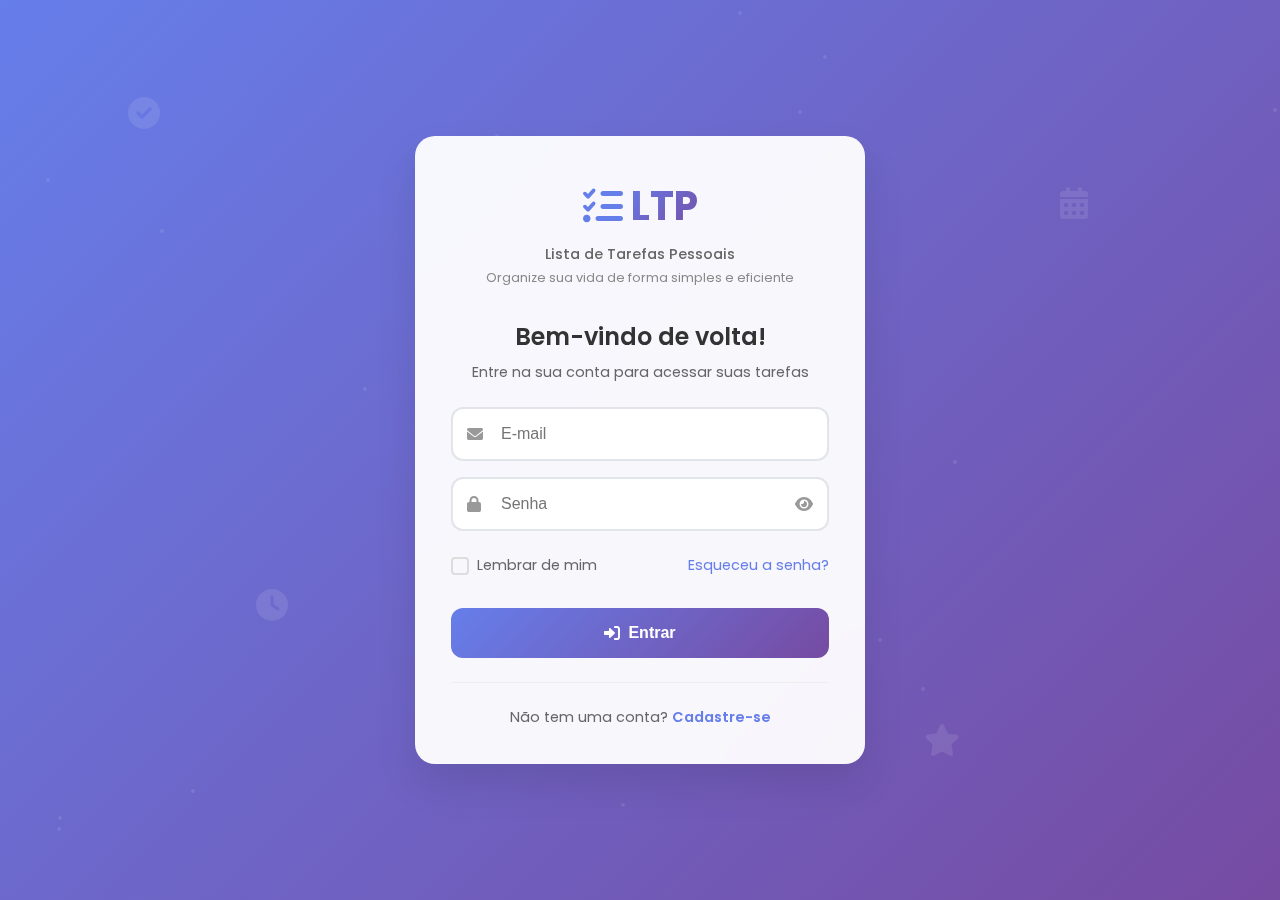
<file: index.html>
<!DOCTYPE html>
<html lang="pt-BR">
<head>
    <meta charset="UTF-8">
    <meta name="viewport" content="width=device-width, initial-scale=1.0">
    <title>LTP - Lista de Tarefas Pessoais</title>
    <link rel="stylesheet" href="assets/css/auth.css">
    <link href="https://cdnjs.cloudflare.com/ajax/libs/font-awesome/6.0.0/css/all.min.css" rel="stylesheet">
    <link href="https://fonts.googleapis.com/css2?family=Poppins:wght@300;400;500;600;700&display=swap" rel="stylesheet">
</head>
<body>
    <div class="container">
        <div class="auth-container">
            <!-- Logo Section -->
            <div class="logo-section">
                <div class="logo">
                    <i class="fas fa-tasks"></i>
                    <h1>LTP</h1>
                </div>
                <p class="tagline">Lista de Tarefas Pessoais</p>
                <p class="subtitle">Organize sua vida de forma simples e eficiente</p>
            </div>

            <!-- Login Form -->
            <div class="form-container" id="loginForm">
                <div class="form-header">
                    <h2>Bem-vindo de volta!</h2>
                    <p>Entre na sua conta para acessar suas tarefas</p>
                </div>
                
                <form class="auth-form">
                    <div class="input-group">
                        <i class="fas fa-envelope"></i>
                        <input type="email" placeholder="E-mail" required id="loginEmail">
                    </div>
                    
                    <div class="input-group">
                        <i class="fas fa-lock"></i>
                        <input type="password" placeholder="Senha" required id="loginPassword">
                        <i class="fas fa-eye toggle-password"></i>
                    </div>
                    
                    <div class="form-options">
                        <label class="remember-me">
                            <input type="checkbox">
                            <span class="checkmark"></span>
                            Lembrar de mim
                        </label>
                        <a href="#" class="forgot-password">Esqueceu a senha?</a>
                    </div>
                    
                    <button type="submit" class="btn-primary">
                        <i class="fas fa-sign-in-alt"></i>
                        Entrar
                    </button>
                </form>
                
                <div class="form-switch">
                    <p>Não tem uma conta? <a href="#" id="showRegister">Cadastre-se</a></p>
                </div>
            </div>

            <!-- Register Form -->
            <div class="form-container hidden" id="registerForm">
                <div class="form-header">
                    <h2>Crie sua conta</h2>
                    <p>Comece a organizar suas tarefas hoje mesmo</p>
                </div>
                
                <form class="auth-form">
                    <div class="input-group">
                        <i class="fas fa-user"></i>
                        <input type="text" placeholder="Nome completo" required id="registerName">
                    </div>
                    
                    <div class="input-group">
                        <i class="fas fa-envelope"></i>
                        <input type="email" placeholder="E-mail" required id="registerEmail">
                    </div>
                    
                    <div class="input-group">
                        <i class="fas fa-lock"></i>
                        <input type="password" placeholder="Senha" required id="registerPassword">
                        <i class="fas fa-eye toggle-password"></i>
                    </div>
                    
                    <div class="input-group">
                        <i class="fas fa-lock"></i>
                        <input type="password" placeholder="Confirmar senha" required id="confirmPassword">
                        <i class="fas fa-eye toggle-password"></i>
                    </div>
                    
                    <div class="form-options">
                        <label class="remember-me">
                            <input type="checkbox" required>
                            <span class="checkmark"></span>
                            Aceito os <a href="#">termos de uso</a>
                        </label>
                    </div>
                    
                    <button type="submit" class="btn-primary">
                        <i class="fas fa-user-plus"></i>
                        Criar conta
                    </button>
                </form>
                
                <div class="form-switch">
                    <p>Já tem uma conta? <a href="#" id="showLogin">Entrar</a></p>
                </div>
            </div>
        </div>

        <!-- Background Animation -->
        <div class="bg-animation">
            <div class="floating-task">
                <i class="fas fa-check-circle"></i>
            </div>
            <div class="floating-task">
                <i class="fas fa-calendar-alt"></i>
            </div>
            <div class="floating-task">
                <i class="fas fa-clock"></i>
            </div>
            <div class="floating-task">
                <i class="fas fa-star"></i>
            </div>
        </div>
    </div>

    <script src="assets/js/auth.js"></script>
</body>
</html>
</file>
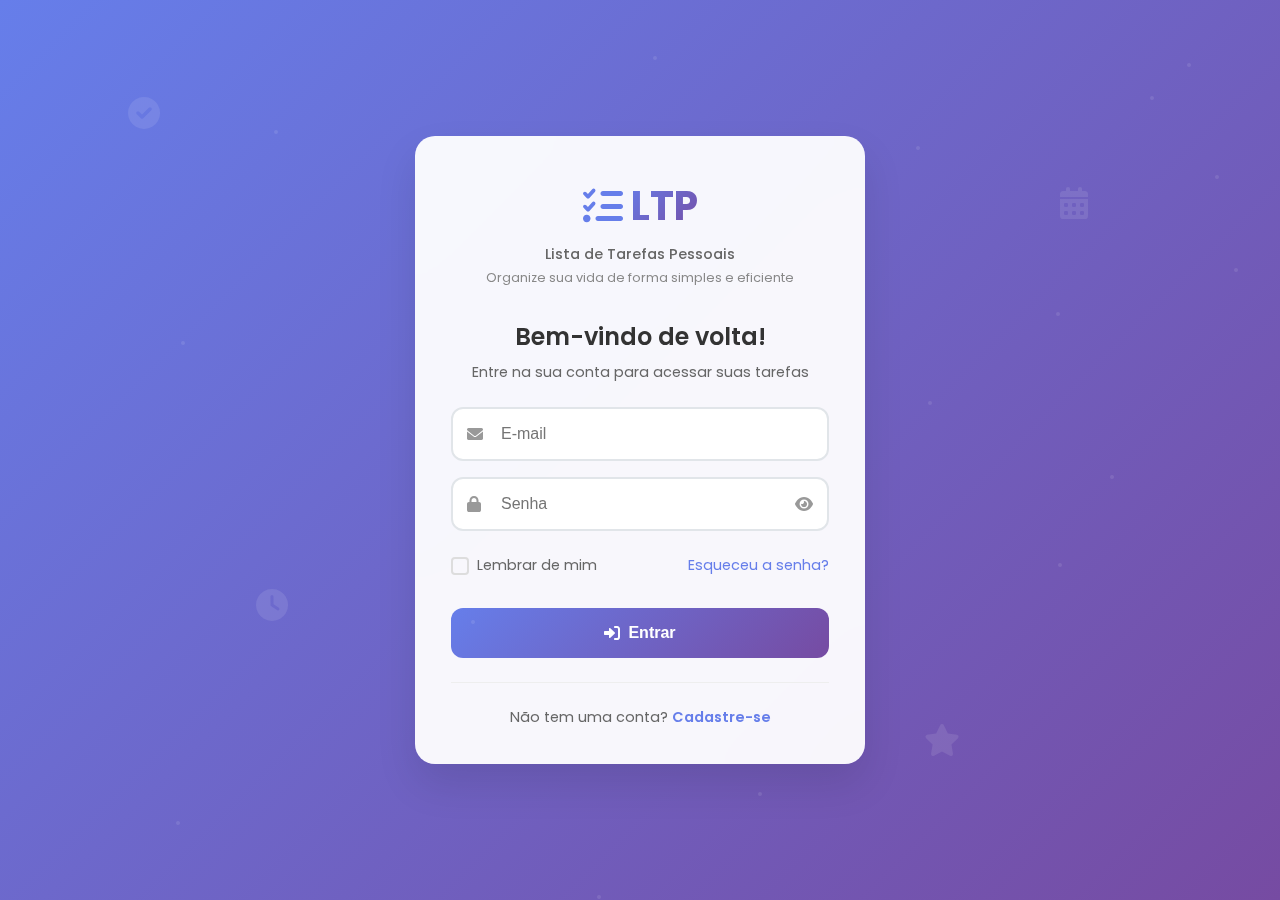
<file: dashboard.html>
<!DOCTYPE html>
<html lang="pt-BR">
<head>
    <meta charset="UTF-8">
    <meta name="viewport" content="width=device-width, initial-scale=1.0">
    <title>Dashboard - LTP</title>
    <link rel="stylesheet" href="assets/css/dashboard.css">
    <link href="https://cdnjs.cloudflare.com/ajax/libs/font-awesome/6.0.0/css/all.min.css" rel="stylesheet">
    <link href="https://fonts.googleapis.com/css2?family=Poppins:wght@300;400;500;600;700&display=swap" rel="stylesheet">
</head>
<body>
    <!-- Header -->
    <header class="header">
        <div class="header-content">
            <div class="logo">
                <i class="fas fa-tasks"></i>
                <h1>LTP</h1>
            </div>
            
            <div class="header-center">
                <h2 id="welcomeMessage">Bem-vindo!</h2>
                <p class="date-display" id="currentDate"></p>
            </div>
            
            <div class="header-actions">
                <button class="btn-help" id="helpBtn" title="Como usar">
                    <i class="fas fa-question-circle"></i>
                </button>
                <button class="btn-calendar" id="calendarBtn" title="Calendário">
                    <i class="fas fa-calendar-alt"></i>
                </button>
                <div class="user-menu">
                    <button class="user-avatar" id="userMenuBtn">
                        <i class="fas fa-user"></i>
                    </button>
                    <div class="user-dropdown" id="userDropdown">
                        <a href="#" id="profileBtn"><i class="fas fa-user-edit"></i> Perfil</a>
                        <a href="#" id="logoutBtn"><i class="fas fa-sign-out-alt"></i> Sair</a>
                    </div>
                </div>
            </div>
        </div>
    </header>

    <!-- Main Content -->
    <main class="main-content">
        <!-- Task Input Section -->
        <section class="task-input-section">
            <div class="input-container">
                <div class="task-form">
                    <div class="input-group">
                        <input type="text" id="taskInput" placeholder="Adicione uma nova tarefa..." maxlength="100">
                        <button class="btn-add" id="addTaskBtn">
                            <i class="fas fa-plus"></i>
                        </button>
                    </div>
                    
                    <div class="task-options">
                        <select id="taskDifficulty" class="difficulty-select">
                            <option value="easy">🟢 Fácil</option>
                            <option value="medium">🟡 Médio</option>
                            <option value="hard">🔴 Difícil</option>
                        </select>
                        
                        <input type="date" id="taskDate" class="date-input">
                        
                        <select id="taskCategory" class="category-select">
                            <option value="personal">👤 Pessoal</option>
                            <option value="work">💼 Trabalho</option>
                            <option value="study">📚 Estudos</option>
                            <option value="health">🏃 Saúde</option>
                            <option value="shopping">🛒 Compras</option>
                            <option value="other">📝 Outros</option>
                        </select>
                    </div>
                </div>
            </div>
        </section>

        <!-- Statistics Section -->
        <section class="stats-section">
            <div class="stats-grid">
                <div class="stat-card">
                    <div class="stat-icon">
                        <i class="fas fa-tasks"></i>
                    </div>
                    <div class="stat-info">
                        <h3 id="totalTasks">0</h3>
                        <p>Total de Tarefas</p>
                    </div>
                </div>
                
                <div class="stat-card">
                    <div class="stat-icon completed">
                        <i class="fas fa-check-circle"></i>
                    </div>
                    <div class="stat-info">
                        <h3 id="completedTasks">0</h3>
                        <p>Concluídas</p>
                    </div>
                </div>
                
                <div class="stat-card">
                    <div class="stat-icon pending">
                        <i class="fas fa-clock"></i>
                    </div>
                    <div class="stat-info">
                        <h3 id="pendingTasks">0</h3>
                        <p>Pendentes</p>
                    </div>
                </div>
                
                <div class="stat-card">
                    <div class="stat-icon progress">
                        <i class="fas fa-chart-line"></i>
                    </div>
                    <div class="stat-info">
                        <h3 id="progressPercentage">0%</h3>
                        <p>Progresso</p>
                    </div>
                </div>
            </div>
        </section>

        <!-- Filter Section -->
        <section class="filter-section">
            <div class="filter-container">
                <div class="filter-tabs">
                    <button class="filter-tab active" data-filter="all">
                        <i class="fas fa-list"></i> Todas
                    </button>
                    <button class="filter-tab" data-filter="pending">
                        <i class="fas fa-clock"></i> Pendentes
                    </button>
                    <button class="filter-tab" data-filter="completed">
                        <i class="fas fa-check"></i> Concluídas
                    </button>
                    <button class="filter-tab" data-filter="today">
                        <i class="fas fa-calendar-day"></i> Hoje
                    </button>
                </div>
                
                <div class="filter-options">
                    <select id="sortBy" class="sort-select">
                        <option value="date">Data</option>
                        <option value="difficulty">Dificuldade</option>
                        <option value="category">Categoria</option>
                        <option value="alphabetical">A-Z</option>
                    </select>
                </div>
            </div>
        </section>

        <!-- Tasks Section -->
        <section class="tasks-section">
            <div class="tasks-container">
                <div class="tasks-header">
                    <h3>Suas Tarefas</h3>
                    <div class="tasks-actions">
                        <button class="btn-clear-completed" id="clearCompletedBtn">
                            <i class="fas fa-trash"></i> Limpar Concluídas
                        </button>
                    </div>
                </div>
                
                <div class="tasks-list" id="tasksList">
                    <div class="empty-state" id="emptyState">
                        <div class="empty-icon">
                            <i class="fas fa-clipboard-list"></i>
                        </div>
                        <h4>Nenhuma tarefa encontrada</h4>
                        <p>Adicione sua primeira tarefa para começar!</p>
                    </div>
                </div>
            </div>
        </section>
    </main>

    <!-- Help Modal -->
    <div class="modal" id="helpModal">
        <div class="modal-content">
            <div class="modal-header">
                <h3><i class="fas fa-question-circle"></i> Como usar o LTP</h3>
                <button class="modal-close" id="closeHelpModal">
                    <i class="fas fa-times"></i>
                </button>
            </div>
            <div class="modal-body">
                <div class="help-grid">
                    <div class="help-item">
                        <div class="help-icon">
                            <i class="fas fa-plus-circle"></i>
                        </div>
                        <div class="help-content">
                            <h4>Adicionar Tarefas</h4>
                            <p>Digite sua tarefa no campo de entrada, escolha a dificuldade, data e categoria, depois clique no botão "+".</p>
                        </div>
                    </div>
                    
                    <div class="help-item">
                        <div class="help-icon">
                            <i class="fas fa-check"></i>
                        </div>
                        <div class="help-content">
                            <h4>Marcar como Concluída</h4>
                            <p>Clique no círculo ao lado da tarefa para marcá-la como concluída. Tarefas concluídas ficam riscadas.</p>
                        </div>
                    </div>
                    
                    <div class="help-item">
                        <div class="help-icon">
                            <i class="fas fa-edit"></i>
                        </div>
                        <div class="help-content">
                            <h4>Editar Tarefas</h4>
                            <p>Clique no ícone de lápis para editar uma tarefa existente. Você pode alterar texto, dificuldade e data.</p>
                        </div>
                    </div>
                    
                    <div class="help-item">
                        <div class="help-icon">
                            <i class="fas fa-filter"></i>
                        </div>
                        <div class="help-content">
                            <h4>Filtrar Tarefas</h4>
                            <p>Use as abas de filtro para ver apenas tarefas pendentes, concluídas ou do dia atual.</p>
                        </div>
                    </div>
                    
                    <div class="help-item">
                        <div class="help-icon">
                            <i class="fas fa-calendar"></i>
                        </div>
                        <div class="help-content">
                            <h4>Calendário</h4>
                            <p>Clique no ícone do calendário para ver suas tarefas organizadas por data em uma visualização mensal.</p>
                        </div>
                    </div>
                    
                    <div class="help-item">
                        <div class="help-icon">
                            <i class="fas fa-chart-bar"></i>
                        </div>
                        <div class="help-content">
                            <h4>Estatísticas</h4>
                            <p>Acompanhe seu progresso com as estatísticas no topo da página: total, concluídas, pendentes e percentual.</p>
                        </div>
                    </div>
                </div>
                
                <div class="tips-section">
                    <h4><i class="fas fa-lightbulb"></i> Dicas Importantes</h4>
                    <ul>
                        <li>🟢 <strong>Fácil:</strong> Tarefas rápidas (5-15 min)</li>
                        <li>🟡 <strong>Médio:</strong> Tarefas moderadas (30-60 min)</li>
                        <li>🔴 <strong>Difícil:</strong> Tarefas complexas (1+ hora)</li>
                        <li>📅 <strong>Data:</strong> Defina prazos para não esquecer</li>
                        <li>🏷️ <strong>Categorias:</strong> Organize por tipo de atividade</li>
                        <li>💾 <strong>Salvamento:</strong> Suas tarefas são salvas automaticamente</li>
                    </ul>
                </div>
            </div>
        </div>
    </div>

    <!-- Profile Modal -->
    <div class="modal" id="profileModal">
        <div class="modal-content profile-modal-content">
            <div class="modal-header profile-header">
                <h3><i class="fas fa-user-circle"></i> Meu Perfil</h3>
                <button class="modal-close" id="closeProfileModal">
                    <i class="fas fa-times"></i>
                </button>
            </div>
            <div class="modal-body profile-body">
                <!-- Profile Avatar Section -->
                <div class="profile-avatar-section">
                    <div class="avatar-container">
                        <div class="avatar-wrapper">
                            <img id="profileAvatar" src="data:image/svg+xml,%3Csvg xmlns='http://www.w3.org/2000/svg' viewBox='0 0 100 100'%3E%3Ccircle cx='50' cy='50' r='50' fill='%23667eea'/%3E%3Ctext x='50' y='55' text-anchor='middle' fill='white' font-size='30' font-family='Arial'%3E👤%3C/text%3E%3C/svg%3E" alt="Avatar">
                            <div class="avatar-overlay">
                                <i class="fas fa-camera"></i>
                                <span>Alterar</span>
                            </div>
                        </div>
                        <input type="file" id="avatarInput" accept="image/*" style="display: none;">
                    </div>
                    <div class="profile-info">
                        <h2 id="profileName">Usuário</h2>
                        <p id="profileEmail">usuario@email.com</p>
                        <div class="profile-badges">
                            <span class="badge" id="memberSince">Membro desde Jan 2025</span>
                            <span class="badge" id="taskMaster">Organizador</span>
                        </div>
                    </div>
                </div>

                <!-- Profile Stats -->
                <div class="profile-stats">
                    <div class="stat-item">
                        <div class="stat-circle" data-percentage="75">
                            <div class="stat-number">75%</div>
                            <div class="stat-label">Produtividade</div>
                        </div>
                    </div>
                    <div class="stat-item">
                        <div class="stat-circle" data-percentage="60">
                            <div class="stat-number" id="streakDays">12</div>
                            <div class="stat-label">Dias Seguidos</div>
                        </div>
                    </div>
                    <div class="stat-item">
                        <div class="stat-circle" data-percentage="90">
                            <div class="stat-number" id="totalCompleted">45</div>
                            <div class="stat-label">Concluídas</div>
                        </div>
                    </div>
                </div>

                <!-- Profile Tabs -->
                <div class="profile-tabs">
                    <button class="profile-tab active" data-tab="info">
                        <i class="fas fa-user"></i> Informações
                    </button>
                    <button class="profile-tab" data-tab="achievements">
                        <i class="fas fa-trophy"></i> Conquistas
                    </button>
                </div>

                <!-- Tab Content -->
                <div class="profile-tab-content">
                    <!-- Info Tab -->
                    <div class="tab-pane active" id="infoTab">
                        <div class="form-group">
                            <label><i class="fas fa-user"></i> Nome Completo</label>
                            <input type="text" id="editName" class="profile-input" placeholder="Seu nome completo">
                        </div>
                        <div class="form-group">
                            <label><i class="fas fa-envelope"></i> E-mail</label>
                            <input type="email" id="editEmail" class="profile-input" placeholder="seu@email.com">
                        </div>
                        <button class="btn-save-profile">
                            <i class="fas fa-save"></i> Salvar Alterações
                        </button>
                    </div>

                    <!-- Preferences Tab -->

                    <!-- Achievements Tab -->
                    <div class="tab-pane" id="achievementsTab">
                        <div class="achievements-grid">
                            <div class="achievement-card unlocked">
                                <div class="achievement-icon">🏆</div>
                                <h4>Primeira Tarefa</h4>
                                <p>Complete sua primeira tarefa</p>
                            </div>
                            <div class="achievement-card unlocked">
                                <div class="achievement-icon">⚡</div>
                                <h4>Produtivo</h4>
                                <p>Complete 10 tarefas</p>
                            </div>
                            <div class="achievement-card locked">
                                <div class="achievement-icon">🔥</div>
                                <h4>Em Chamas</h4>
                                <p>Complete tarefas por 7 dias seguidos</p>
                            </div>
                            <div class="achievement-card locked">
                                <div class="achievement-icon">💎</div>
                                <h4>Mestre das Tarefas</h4>
                                <p>Complete 100 tarefas</p>
                            </div>
                            <div class="achievement-card locked">
                                <div class="achievement-icon">🌟</div>
                                <h4>Organizador Supremo</h4>
                                <p>Use todas as categorias</p>
                            </div>
                            <div class="achievement-card locked">
                                <div class="achievement-icon">⏰</div>
                                <h4>Pontual</h4>
                                <p>Complete 20 tarefas no prazo</p>
                            </div>
                        </div>
                    </div>
                </div>
            </div>
        </div>
    </div>

    <!-- Calendar Modal -->
    <div class="modal" id="calendarModal">
        <div class="modal-content">
            <div class="modal-header">
                <h3><i class="fas fa-calendar-alt"></i> Calendário de Tarefas</h3>
                <button class="modal-close" id="closeCalendarModal">
                    <i class="fas fa-times"></i>
                </button>
            </div>
            <div class="modal-body">
                <div class="calendar-container">
                    <div class="calendar-header">
                        <button class="calendar-nav" id="prevMonth">
                            <i class="fas fa-chevron-left"></i>
                        </button>
                        <h4 id="calendarTitle">Janeiro 2025</h4>
                        <button class="calendar-nav" id="nextMonth">
                            <i class="fas fa-chevron-right"></i>
                        </button>
                    </div>
                    <div class="calendar-grid" id="calendarGrid">
                        <!-- Calendar will be generated by JavaScript -->
                    </div>
                    <div class="calendar-legend">
                        <div class="legend-item">
                            <div class="legend-color task-today"></div>
                            <span>Hoje</span>
                        </div>
                        <div class="legend-item">
                            <div class="legend-color task-has-tasks"></div>
                            <span>Com tarefas</span>
                        </div>
                        <div class="legend-item">
                            <div class="legend-color task-overdue"></div>
                            <span>Atrasadas</span>
                        </div>
                    </div>
                </div>
                <div class="calendar-tasks">
                    <h4 id="selectedDateTitle">Selecione uma data</h4>
                    <div id="selectedDateTasks"></div>
                </div>
            </div>
        </div>
    </div>

    <!-- Epic Footer -->
    <footer class="epic-footer">
        <div class="footer-content">
            <!-- Wave Animation Background -->
            <div class="wave-background">
                <svg class="wave" viewBox="0 0 1200 120" preserveAspectRatio="none">
                    <path d="M0,0V46.29c47.79,22.2,103.59,32.17,158,28,70.36-5.37,136.33-33.31,206.8-37.5C438.64,32.43,512.34,53.67,583,72.05c69.27,18,138.3,24.88,209.4,13.08,36.15-6,69.85-17.84,104.45-29.34C989.49,25,1113-14.29,1200,52.47V0Z" opacity=".25" class="shape-fill"></path>
                    <path d="M0,0V15.81C13,36.92,27.64,56.86,47.69,72.05,99.41,111.27,165,111,224.58,91.58c31.15-10.15,60.09-26.07,89.67-39.8,40.92-19,84.73-46,130.83-49.67,36.26-2.85,70.9,9.42,98.6,31.56,31.77,25.39,62.32,62,103.63,73,40.44,10.79,81.35-6.69,119.13-24.28s75.16-39,116.92-43.05c59.73-5.85,113.28,22.88,168.9,38.84,30.2,8.66,59,6.17,87.09-7.5,22.43-10.89,48-26.93,60.65-49.24V0Z" opacity=".5" class="shape-fill"></path>
                    <path d="M0,0V5.63C149.93,59,314.09,71.32,475.83,42.57c43-7.64,84.23-20.12,127.61-26.46,59-8.63,112.48,12.24,165.56,35.4C827.93,77.22,886,95.24,951.2,90c86.53-7,172.46-45.71,248.8-84.81V0Z" class="shape-fill"></path>
                </svg>
            </div>

            <!-- Main Footer Content -->
            <div class="footer-main">
                <div class="footer-grid">
                    <!-- Brand Section -->
                    <div class="footer-brand">
                        <div class="footer-logo">
                            <div class="logo-container">
                                <i class="fas fa-tasks logo-icon"></i>
                                <div class="logo-text">
                                    <h2>LTP</h2>
                                    <span>Task Manager</span>
                                </div>
                            </div>
                        </div>
                        <p class="footer-description">
                            A forma mais inteligente e elegante de organizar sua vida. 
                            Transforme sua produtividade com design moderno e funcionalidades avançadas.
                        </p>
                        <!-- Redes sociais removidas conforme solicitação -->
                        <div class="footer-mini-tags" aria-label="Qualidades do app">
                            <span class="mini-tag"><i class="fas fa-bolt"></i><span>Produtivo</span></span>
                            <span class="mini-tag"><i class="fas fa-layer-group"></i><span>Organizado</span></span>
                            <span class="mini-tag"><i class="fas fa-feather-alt"></i><span>Leve</span></span>
                        </div>
                    </div>

                    <!-- Features Section (static, non-clickable) -->
                    <div class="footer-section">
                        <h3><i class="fas fa-rocket"></i> Recursos</h3>
                        <div class="footer-static-list" aria-label="Principais recursos">
                            <div class="feature-item"><i class="fas fa-calendar-alt"></i><span>Calendário Inteligente</span></div>
                            <div class="feature-item"><i class="fas fa-chart-line"></i><span>Estatísticas Avançadas</span></div>
                            <div class="feature-item"><i class="fas fa-trophy"></i><span>Sistema de Conquistas</span></div>
                            <div class="feature-item"><i class="fas fa-mobile-alt"></i><span>Design Responsivo</span></div>
                        </div>
                    </div>

                    <!-- Tools Section (static, non-clickable) -->
                    <div class="footer-section">
                        <h3><i class="fas fa-tools"></i> Ferramentas</h3>
                        <div class="footer-static-list" aria-label="Principais ferramentas">
                            <div class="feature-item"><i class="fas fa-tasks"></i><span>Gerenciador de Tarefas</span></div>
                            <div class="feature-item"><i class="fas fa-filter"></i><span>Filtros Inteligentes</span></div>
                            <div class="feature-item"><i class="fas fa-sort"></i><span>Ordenação Avançada</span></div>
                            <div class="feature-item"><i class="fas fa-magnifying-glass"></i><span>Busca Rápida</span></div>
                        </div>
                    </div>

                    <!-- Stats Section -->
                    <div class="footer-section">
                        <h3><i class="fas fa-chart-bar"></i> Estatísticas</h3>
                        <div class="footer-stats">
                            <div class="stat-item">
                                <div class="stat-number" id="footerTotalTasks">0</div>
                                <div class="stat-label">Tarefas Criadas</div>
                            </div>
                            <div class="stat-item">
                                <div class="stat-number" id="footerCompletedTasks">0</div>
                                <div class="stat-label">Concluídas</div>
                            </div>
                            <div class="stat-item">
                                <div class="stat-number" id="footerProductivity">0%</div>
                                <div class="stat-label">Produtividade</div>
                            </div>
                        </div>
                    </div>
                </div>
            </div>

            <!-- Bottom Bar -->
            <div class="footer-bottom">
                <div class="footer-bottom-content footer-bottom-centered">
                    <div class="scroll-to-top" id="scrollToTop" title="Voltar ao topo">
                        <i class="fas fa-arrow-up"></i>
                    </div>
                    <div class="copyright">
                        <p>&copy; 2025 LTP Task Manager. Desenvolvido por Enzo Gabriel Menezes, Pedro Henrique Rodrigues e com muita dedicação.</p>
                    </div>
                </div>
            </div>

            <!-- Floating Particles -->
            <div class="floating-particles">
                <div class="particle"></div>
                <div class="particle"></div>
                <div class="particle"></div>
                <div class="particle"></div>
                <div class="particle"></div>
            </div>
        </div>
    </footer>

    <script src="assets/js/dashboard.js"></script>
</body>
</html>
</file>
<file: assets/css/auth.css>
* {
    margin: 0;
    padding: 0;
    box-sizing: border-box;
}

body {
    font-family: 'Poppins', sans-serif;
    background: linear-gradient(135deg, #667eea 0%, #764ba2 100%);
    min-height: 100vh;
    display: flex;
    align-items: center;
    justify-content: center;
    overflow-x: hidden; /* allow vertical scroll on very small heights */
    overflow-y: auto;
    -webkit-font-smoothing: antialiased;
}

.container {
    width: 100%;
    max-width: 1200px;
    display: flex;
    align-items: center;
    justify-content: center;
    position: relative;
    z-index: 1;
}

.auth-container {
    background: rgba(255, 255, 255, 0.95);
    backdrop-filter: blur(20px);
    border-radius: 20px;
    padding: 2rem;
    box-shadow: 0 20px 40px rgba(0, 0, 0, 0.1);
    width: 100%;
    max-width: 400px;
    position: relative;
    animation: slideUp 0.8s ease-out;
}

@keyframes slideUp {
    from {
        opacity: 0;
        transform: translateY(50px);
    }
    to {
        opacity: 1;
        transform: translateY(0);
    }
}

.logo-section {
    text-align: center;
    margin-bottom: 2rem;
}

.logo {
    display: flex;
    align-items: center;
    justify-content: center;
    gap: 0.5rem;
    margin-bottom: 0.5rem;
}

.logo i {
    font-size: 2.5rem;
    color: #667eea;
    animation: pulse 2s infinite;
}

@keyframes pulse {
    0% { transform: scale(1); }
    50% { transform: scale(1.1); }
    100% { transform: scale(1); }
}

.logo h1 {
    font-size: clamp(2rem, 6vw, 2.5rem);
    font-weight: 700;
    background: linear-gradient(135deg, #667eea, #764ba2);
    -webkit-background-clip: text;
    -webkit-text-fill-color: transparent;
    background-clip: text;
}

.tagline {
    font-size: 0.9rem;
    color: #666;
    font-weight: 500;
    margin-bottom: 0.25rem;
}

.subtitle {
    font-size: 0.8rem;
    color: #888;
}

.form-container {
    transition: all 0.5s ease;
}

.form-container.hidden {
    display: none;
}

.form-header {
    text-align: center;
    margin-bottom: 1.5rem;
}

.form-header h2 {
    color: #333;
    font-weight: 600;
    margin-bottom: 0.5rem;
}

.form-header p {
    color: #666;
    font-size: 0.9rem;
}

.auth-form {
    display: flex;
    flex-direction: column;
    gap: 1rem;
}

/* Compactação específica do formulário de registro para evitar scroll */
#registerForm .form-header { margin-bottom: 1rem; }
#registerForm .auth-form { gap: 0.75rem; }
#registerForm .password-strength { margin-top: -0.4rem; }
#registerForm #passwordHint { display: none; }
#registerForm .input-hint.mismatch { margin-top: -0.25rem; }
#registerForm .input-group input { padding-top: 0.9rem; padding-bottom: 0.9rem; }
#registerForm .btn-primary { margin-top: 0.25rem; }

/* Ajuda / feedback campos registro */
.input-hint {
    font-size: 0.7rem;
    color: #777;
    margin-top: -0.5rem;
    line-height: 1.2;
}

.input-hint.mismatch { color: #d93025; }
.input-hint.hidden { display: none; }

.password-strength {
    display: flex;
    flex-direction: column;
    gap: 0.35rem;
    margin-top: -0.25rem;
}

.password-strength .strength-bar {
    background: #eceff4;
    border-radius: 8px;
    height: 8px;
    position: relative;
    overflow: hidden;
}

.password-strength .strength-bar span {
    position: absolute;
    left: 0;
    top: 0;
    height: 100%;
    width: 0;
    background: linear-gradient(135deg, #f44336, #ff9800);
    border-radius: inherit;
    transition: width 0.4s ease, background 0.4s ease;
}

.password-strength .strength-text {
    font-size: 0.65rem;
    letter-spacing: 0.5px;
    font-weight: 600;
    text-transform: uppercase;
    background: linear-gradient(135deg, #667eea, #764ba2);
    -webkit-background-clip: text;
    -webkit-text-fill-color: transparent;
    background-clip: text;
    opacity: 0.85;
}

/* Estados de força */
.pwd-weak span { background: linear-gradient(135deg, #f44336, #ff7043) !important; }
.pwd-medium span { background: linear-gradient(135deg, #ffa000, #ffca28) !important; }
.pwd-strong span { background: linear-gradient(135deg, #43a047, #66bb6a) !important; }
.pwd-very-strong span { background: linear-gradient(135deg, #2e7d32, #26a69a) !important; }

.input-group {
    position: relative;
    display: flex;
    align-items: center;
}

.input-group i {
    position: absolute;
    left: 1rem;
    color: #999;
    z-index: 1;
}

.input-group input {
    width: 100%;
    padding: 1rem 1rem 1rem 3rem;
    border: 2px solid #e1e5e9;
    border-radius: 12px;
    font-size: clamp(0.95rem, 2.5vw, 1rem);
    transition: all 0.3s ease;
    background: white;
}

.input-group input:focus {
    outline: none;
    border-color: #667eea;
    box-shadow: 0 0 0 3px rgba(102, 126, 234, 0.1);
}

.toggle-password {
    position: absolute !important;
    right: 1rem !important;
    left: auto !important;
    cursor: pointer;
    transition: color 0.3s ease;
}

.toggle-password:hover {
    color: #667eea;
}

.form-options {
    display: flex;
    justify-content: space-between;
    align-items: center;
    margin: 0.5rem 0;
}

.remember-me {
    display: flex;
    align-items: center;
    gap: 0.5rem;
    cursor: pointer;
    font-size: 0.9rem;
    color: #666;
}

.remember-me input[type="checkbox"] {
    display: none;
}

.checkmark {
    width: 18px;
    height: 18px;
    border: 2px solid #ddd;
    border-radius: 4px;
    position: relative;
    transition: all 0.3s ease;
}

.remember-me input[type="checkbox"]:checked + .checkmark {
    background: #667eea;
    border-color: #667eea;
}

.remember-me input[type="checkbox"]:checked + .checkmark::after {
    content: '\f00c';
    font-family: 'Font Awesome 6 Free';
    font-weight: 900;
    position: absolute;
    top: 50%;
    left: 50%;
    transform: translate(-50%, -50%);
    color: white;
    font-size: 0.7rem;
}

.forgot-password {
    color: #667eea;
    text-decoration: none;
    font-size: 0.9rem;
    transition: color 0.3s ease;
}

.forgot-password:hover {
    color: #764ba2;
}

.btn-primary {
    background: linear-gradient(135deg, #667eea, #764ba2);
    color: white;
    border: none;
    padding: 1rem 2rem;
    border-radius: 12px;
    font-size: 1rem;
    font-weight: 600;
    cursor: pointer;
    transition: all 0.3s ease;
    display: flex;
    align-items: center;
    justify-content: center;
    gap: 0.5rem;
    margin-top: 0.5rem;
}

.btn-primary:hover {
    transform: translateY(-2px);
    box-shadow: 0 10px 20px rgba(102, 126, 234, 0.3);
}

.btn-primary:active {
    transform: translateY(0);
}

.form-switch {
    text-align: center;
    margin-top: 1.5rem;
    padding-top: 1.5rem;
    border-top: 1px solid #eee;
}

.form-switch p {
    color: #666;
    font-size: 0.9rem;
}

.form-switch a {
    color: #667eea;
    text-decoration: none;
    font-weight: 600;
    transition: color 0.3s ease;
}

.form-switch a:hover {
    color: #764ba2;
}

/* Background Animation */
.bg-animation {
    position: fixed;
    top: 0;
    left: 0;
    width: 100%;
    height: 100%;
    pointer-events: none;
    z-index: 0;
}

.floating-task {
    position: absolute;
    color: rgba(255, 255, 255, 0.1);
    font-size: 2rem;
    animation: float 6s ease-in-out infinite;
}

.floating-task:nth-child(1) {
    top: 10%;
    left: 10%;
    animation-delay: 0s;
}

.floating-task:nth-child(2) {
    top: 20%;
    right: 15%;
    animation-delay: 1.5s;
}

.floating-task:nth-child(3) {
    bottom: 30%;
    left: 20%;
    animation-delay: 3s;
}

.floating-task:nth-child(4) {
    bottom: 15%;
    right: 25%;
    animation-delay: 4.5s;
}

@keyframes float {
    0%, 100% {
        transform: translateY(0px) rotate(0deg);
    }
    50% {
        transform: translateY(-20px) rotate(180deg);
    }
}

/* Responsive Design */
@media (max-width: 600px) {
    .auth-container {
        margin: 1rem;
        padding: 1.5rem 1.25rem;
        width: 100%;
    }
    .form-options {
        flex-direction: column;
        gap: 0.75rem;
        align-items: flex-start;
    }
    .btn-primary {
        width: 100%;
    }
}

@media (max-width: 360px) {
    .auth-container {
        padding: 1.25rem 1rem;
        border-radius: 16px;
    }
    .input-group input {
        padding-left: 2.75rem;
        font-size: 0.85rem;
    }
    .logo h1 {
        font-size: 1.75rem;
    }
    .tagline { font-size: 0.8rem; }
    .subtitle { font-size: 0.7rem; }
}

@media (min-width: 900px) and (min-height: 700px) {
    .auth-container {
        max-width: 450px;
        padding: 2.5rem 2.25rem 2.25rem;
    }
}

@media (prefers-reduced-motion: reduce) {
    *, *::before, *::after {
        animation-duration: 0.01ms !important;
        animation-iteration-count: 1 !important;
        transition-duration: 0.01ms !important;
    }
}

/* Support very short landscape devices (e.g., older phones rotated) */
@media (max-height: 480px) and (orientation: landscape) {
    body { align-items: flex-start; }
    .auth-container { margin-top: 1rem; }
}
</file>
<file: assets/css/dashboard.css>
* {
    margin: 0;
    padding: 0;
    box-sizing: border-box;
}

body {
    font-family: 'Poppins', sans-serif;
    /* Background atualizado para um visual mais estilizado e dinâmico */
    background: #f5f7fa;
    min-height: 100vh;
    color: #333;
    -webkit-font-smoothing: antialiased;
    position: relative;
}

/* Camada decorativa de fundo (cores suaves e radiais) */
body::before {
    content: '';
    position: fixed;
    inset: 0;
    z-index: -1;
    pointer-events: none;
    background:
        radial-gradient(circle at 85% 25%, rgba(118,75,162,0.18), transparent 60%),
        radial-gradient(circle at 18% 70%, rgba(102,126,234,0.22), transparent 62%),
        radial-gradient(circle at 70% 85%, rgba(102,126,234,0.12), transparent 55%),
        linear-gradient(135deg, #eef2ff 0%, #f5f7fa 35%, #ffffff 100%);
    animation: bgFloat 22s ease-in-out infinite;
    will-change: transform, opacity;
}

/* Brilhos sutis em movimento lento */
body::after {
    content: '';
    position: fixed;
    inset: 0;
    z-index: -2;
    background:
        repeating-linear-gradient(45deg, rgba(255,255,255,0.06) 0 2px, transparent 2px 6px);
    opacity: 0.3;
    mix-blend-mode: overlay;
    animation: patternDrift 60s linear infinite;
}

@keyframes bgFloat {
    0%, 100% { transform: translateY(0) translateX(0); }
    40% { transform: translateY(18px) translateX(-10px); }
    70% { transform: translateY(-12px) translateX(8px); }
}

@keyframes patternDrift {
    0% { transform: translateX(0) translateY(0); }
    100% { transform: translateX(120px) translateY(80px); }
}

/* Header */
.header {
    background: white;
    box-shadow: 0 2px 20px rgba(0, 0, 0, 0.1);
    position: sticky;
    top: 0;
    z-index: 100;
}

.header-content {
    /* Reajuste: levemente centralizado, sem perder amplitude */
    max-width: 1350px;
    width: 92%;
    margin: 0 auto;
    padding: 1rem 1.5rem;
    display: flex;
    align-items: center;
    justify-content: space-between;
    gap: 1rem;
    flex-wrap: wrap;
}

.logo {
    display: flex;
    align-items: center;
    gap: 0.5rem;
}

.logo i {
    font-size: 1.8rem;
    color: #667eea;
}

.logo h1 {
    font-size: clamp(1.5rem, 4vw, 1.8rem);
    font-weight: 700;
    background: linear-gradient(135deg, #667eea, #764ba2);
    -webkit-background-clip: text;
    -webkit-text-fill-color: transparent;
    background-clip: text;
}

.header-center h2 {
    font-size: 1.2rem;
    color: #333;
    margin-bottom: 0.25rem;
}

.date-display {
    color: #666;
    font-size: 0.9rem;
}

.header-actions {
    display: flex;
    align-items: center;
    gap: 1rem;
}

.btn-help, .btn-calendar {
    background: linear-gradient(135deg, #667eea, #764ba2);
    color: white;
    border: none;
    padding: 0.75rem;
    border-radius: 12px;
    cursor: pointer;
    transition: all 0.3s ease;
    font-size: 1rem;
}

.btn-help:hover, .btn-calendar:hover {
    transform: translateY(-2px);
    box-shadow: 0 5px 15px rgba(102, 126, 234, 0.3);
}

.user-menu {
    position: relative;
}

.user-avatar {
    background: #f8f9fa;
    border: 2px solid #e9ecef;
    padding: 0.75rem;
    border-radius: 50%;
    cursor: pointer;
    transition: all 0.3s ease;
}

.user-avatar:hover {
    background: #667eea;
    color: white;
    border-color: #667eea;
}

.user-dropdown {
    position: absolute;
    top: 100%;
    right: 0;
    background: white;
    box-shadow: 0 10px 30px rgba(0, 0, 0, 0.1);
    border-radius: 12px;
    padding: 0.5rem 0;
    min-width: 180px;
    opacity: 0;
    visibility: hidden;
    transform: translateY(-10px);
    transition: all 0.3s ease;
}

.user-dropdown.show {
    opacity: 1;
    visibility: visible;
    transform: translateY(0);
}

.user-dropdown a {
    display: flex;
    align-items: center;
    gap: 0.5rem;
    padding: 0.75rem 1rem;
    color: #333;
    text-decoration: none;
    transition: background 0.3s ease;
}

.user-dropdown a:hover {
    background: #f8f9fa;
}

/* Main Content */
.main-content {
    max-width: 1200px;
    margin: 0 auto;
    padding: 2rem;
}

/* Task Input Section */
.task-input-section {
    margin-bottom: 2rem;
}

.input-container {
    background: white;
    border-radius: 20px;
    padding: 2rem;
    box-shadow: 0 10px 30px rgba(0, 0, 0, 0.1);
}

.task-form {
    display: flex;
    flex-direction: column;
    gap: 1rem;
}

.input-group {
    display: flex;
    gap: 1rem;
}

#taskInput {
    flex: 1;
    padding: 1rem 1.5rem;
    border: 2px solid #e9ecef;
    border-radius: 12px;
    font-size: clamp(0.95rem, 2.5vw, 1rem);
    transition: all 0.3s ease;
    min-width: 0; /* prevent overflow in flex container */
}

#taskInput:focus {
    outline: none;
    border-color: #667eea;
    box-shadow: 0 0 0 3px rgba(102, 126, 234, 0.1);
}

.btn-add {
    background: linear-gradient(135deg, #667eea, #764ba2);
    color: white;
    border: none;
    padding: 1rem 1.5rem;
    border-radius: 12px;
    cursor: pointer;
    transition: all 0.3s ease;
    font-size: 1rem;
}

.btn-add:hover {
    transform: translateY(-2px);
    box-shadow: 0 5px 15px rgba(102, 126, 234, 0.3);
}

.task-options {
    display: flex;
    gap: 1rem;
    flex-wrap: wrap;
}

.difficulty-select, .date-input, .category-select {
    padding: 0.75rem 1rem;
    border: 2px solid #e9ecef;
    border-radius: 12px;
    font-size: 0.9rem;
    background: white;
    cursor: pointer;
    transition: border-color 0.3s ease;
}

.difficulty-select:focus, .date-input:focus, .category-select:focus {
    outline: none;
    border-color: #667eea;
}

/* Statistics Section */
.stats-section {
    margin-bottom: 2rem;
}

.stats-grid {
    display: grid;
    grid-template-columns: repeat(auto-fit, minmax(220px, 1fr));
    gap: 1rem;
}

.stat-card {
    background: white;
    border-radius: 16px;
    padding: 1.5rem;
    display: flex;
    align-items: center;
    gap: 1rem;
    box-shadow: 0 5px 20px rgba(0, 0, 0, 0.1);
    transition: transform 0.3s ease;
}

.stat-card:hover {
    transform: translateY(-5px);
}

.stat-icon {
    width: 60px;
    height: 60px;
    border-radius: 12px;
    display: flex;
    align-items: center;
    justify-content: center;
    font-size: 1.5rem;
    color: white;
    background: linear-gradient(135deg, #667eea, #764ba2);
}

.stat-icon.completed {
    background: linear-gradient(135deg, #4CAF50, #45a049);
}

.stat-icon.pending {
    background: linear-gradient(135deg, #FF9800, #F57C00);
}

.stat-icon.progress {
    background: linear-gradient(135deg, #2196F3, #1976D2);
}

.stat-info h3 {
    font-size: 1.8rem;
    font-weight: 700;
    color: #333;
    margin-bottom: 0.25rem;
}

.stat-info p {
    color: #666;
    font-size: 0.9rem;
}

/* Filter Section */
.filter-section {
    margin-bottom: 2rem;
}

.filter-container {
    background: white;
    border-radius: 16px;
    padding: 1rem;
    box-shadow: 0 5px 20px rgba(0, 0, 0, 0.1);
    display: flex;
    justify-content: space-between;
    align-items: center;
    flex-wrap: wrap;
    gap: 0.75rem 1rem;
}

.filter-tabs {
    display: flex;
    gap: 0.5rem;
}

.filter-tab {
    background: transparent;
    border: none;
    padding: 0.75rem 1rem;
    border-radius: 10px;
    cursor: pointer;
    transition: all 0.3s ease;
    color: #666;
    font-weight: 500;
    display: flex;
    align-items: center;
    gap: 0.5rem;
}

.filter-tab:hover {
    background: #f8f9fa;
    color: #333;
}

.filter-tab.active {
    background: linear-gradient(135deg, #667eea, #764ba2);
    color: white;
}

.sort-select {
    padding: 0.75rem 1rem;
    border: 2px solid #e9ecef;
    border-radius: 10px;
    background: white;
    cursor: pointer;
}

/* Tasks Section */
.tasks-section {
    background: white;
    border-radius: 20px;
    padding: 2rem;
    box-shadow: 0 10px 30px rgba(0, 0, 0, 0.1);
}

.tasks-header {
    display: flex;
    justify-content: space-between;
    align-items: center;
    margin-bottom: 1.5rem;
}

.tasks-header h3 {
    font-size: 1.3rem;
    color: #333;
}

.btn-clear-completed {
    background: #dc3545;
    color: white;
    border: none;
    padding: 0.5rem 1rem;
    border-radius: 8px;
    cursor: pointer;
    transition: all 0.3s ease;
    font-size: 0.9rem;
    display: flex;
    align-items: center;
    gap: 0.5rem;
}

.btn-clear-completed:hover {
    background: #c82333;
    transform: translateY(-1px);
}

.tasks-list {
    display: flex;
    flex-direction: column;
    gap: 1rem;
}

.task-item {
    background: #f8f9fa;
    border-radius: 12px;
    padding: 1rem;
    display: flex;
    align-items: center;
    gap: 1rem;
    transition: all 0.3s ease;
    border-left: 4px solid transparent;
}

.task-item:hover {
    background: #f1f3f4;
    transform: translateX(5px);
}

.task-item.completed {
    opacity: 0.7;
}

.task-item.completed .task-text {
    text-decoration: line-through;
    color: #666;
}

.task-item.easy {
    border-left-color: #4CAF50;
}

.task-item.medium {
    border-left-color: #FF9800;
}

.task-item.hard {
    border-left-color: #f44336;
}

.task-checkbox {
    width: 24px;
    height: 24px;
    border: 2px solid #ddd;
    border-radius: 50%;
    cursor: pointer;
    transition: all 0.3s ease;
    display: flex;
    align-items: center;
    justify-content: center;
}

.task-checkbox:hover {
    border-color: #667eea;
}

.task-checkbox.completed {
    background: #4CAF50;
    border-color: #4CAF50;
    color: white;
}

.task-content {
    flex: 1;
    display: flex;
    flex-direction: column;
    gap: 0.25rem;
}

.task-text {
    font-weight: 500;
    color: #333;
}

.task-meta {
    display: flex;
    gap: 1rem;
    font-size: 0.8rem;
    color: #666;
}

.task-actions {
    display: flex;
    gap: 0.5rem;
}

.btn-edit, .btn-delete {
    background: transparent;
    border: none;
    padding: 0.5rem;
    border-radius: 6px;
    cursor: pointer;
    transition: all 0.3s ease;
    color: #666;
}

.btn-edit:hover {
    background: #e3f2fd;
    color: #2196F3;
}

.btn-delete:hover {
    background: #ffebee;
    color: #f44336;
}

/* Empty State */
.empty-state {
    text-align: center;
    padding: 3rem 1rem;
    color: #666;
}

.empty-icon {
    font-size: 3rem;
    color: #ddd;
    margin-bottom: 1rem;
}

.empty-state h4 {
    margin-bottom: 0.5rem;
    color: #333;
}

/* Modal */
.modal {
    position: fixed;
    top: 0;
    left: 0;
    width: 100%;
    height: 100%;
    background: rgba(0, 0, 0, 0.5);
    display: flex;
    align-items: center;
    justify-content: center;
    z-index: 1000;
    opacity: 0;
    visibility: hidden;
    transition: all 0.3s ease;
}

.modal.show {
    opacity: 1;
    visibility: visible;
}

.modal-content {
    background: white;
    border-radius: 20px;
    max-width: 800px;
    width: 90%;
    max-height: 90vh;
    overflow-y: auto;
    transform: scale(0.8);
    transition: transform 0.3s ease;
}

.modal.show .modal-content {
    transform: scale(1);
}

.modal-header {
    padding: 1.5rem 2rem;
    border-bottom: 1px solid #eee;
    display: flex;
    justify-content: space-between;
    align-items: center;
}

.modal-header h3 {
    color: #333;
    display: flex;
    align-items: center;
    gap: 0.5rem;
}

.modal-close {
    background: rgba(255, 255, 255, 0.2);
    border: 2px solid rgba(255, 255, 255, 0.3);
    color: white;
    width: 50px;
    height: 50px;
    border-radius: 50%;
    cursor: pointer;
    display: flex;
    align-items: center;
    justify-content: center;
    font-size: 1.5rem;
    transition: all 0.3s ease;
    backdrop-filter: blur(10px);
    box-shadow: 0 8px 25px rgba(0, 0, 0, 0.2);
    position: relative;
    z-index: 10;
}

.modal-close:hover {
    background: rgba(255, 71, 87, 0.9);
    border-color: rgba(255, 71, 87, 1);
    transform: scale(1.1) rotate(90deg);
    box-shadow: 0 12px 35px rgba(255, 71, 87, 0.4);
}

.modal-close:active {
    transform: scale(0.95) rotate(90deg);
    box-shadow: 0 4px 15px rgba(255, 71, 87, 0.6);
}

.modal-close i {
    transition: all 0.3s ease;
    text-shadow: 0 2px 5px rgba(0, 0, 0, 0.3);
}

.profile-header .modal-close {
    background: rgba(255, 255, 255, 0.15);
    border: 2px solid rgba(255, 255, 255, 0.4);
}

.modal-body {
    padding: 2rem;
}

/* Help Modal */
.help-grid {
    display: grid;
    grid-template-columns: repeat(auto-fit, minmax(300px, 1fr));
    gap: 1.5rem;
    margin-bottom: 2rem;
}

.help-item {
    display: flex;
    gap: 1rem;
    padding: 1rem;
    border-radius: 12px;
    background: #f8f9fa;
}

.help-icon {
    width: 50px;
    height: 50px;
    background: linear-gradient(135deg, #667eea, #764ba2);
    border-radius: 10px;
    display: flex;
    align-items: center;
    justify-content: center;
    color: white;
    font-size: 1.2rem;
    flex-shrink: 0;
}

.help-content h4 {
    margin-bottom: 0.5rem;
    color: #333;
}

.help-content p {
    color: #666;
    font-size: 0.9rem;
    line-height: 1.5;
}

.tips-section {
    background: #f8f9fa;
    padding: 1.5rem;
    border-radius: 12px;
}

.tips-section h4 {
    margin-bottom: 1rem;
    color: #333;
    display: flex;
    align-items: center;
    gap: 0.5rem;
}

.tips-section ul {
    list-style: none;
    display: flex;
    flex-direction: column;
    gap: 0.5rem;
}

.tips-section li {
    color: #666;
    font-size: 0.9rem;
    line-height: 1.5;
}

/* Profile Modal Styles */
.profile-modal-content {
    max-width: 900px;
    width: 90%;
    max-height: 85vh;
    overflow-y: auto;
    background: rgba(255, 255, 255, 0.95);
    backdrop-filter: blur(20px);
    border: 1px solid rgba(255, 255, 255, 0.2);
    box-shadow: 0 25px 50px rgba(0, 0, 0, 0.15);
}

.profile-header {
    background: linear-gradient(135deg, #667eea 0%, #764ba2 100%);
    color: white;
    padding: 2rem;
    border-radius: 15px 15px 0 0;
    position: relative;
    overflow: hidden;
}

/* Força o título "Meu Perfil" a ficar branco, sobrepondo regra genérica de .modal-header h3 */
.profile-header h3 { color: #fff; }

.profile-header::before {
    content: '';
    position: absolute;
    top: -50%;
    right: -50%;
    width: 200%;
    height: 200%;
    background: url('data:image/svg+xml,<svg xmlns="http://www.w3.org/2000/svg" viewBox="0 0 100 100"><circle cx="50" cy="50" r="2" fill="white" opacity="0.1"/></svg>') repeat;
    animation: float 20s infinite linear;
}

.profile-header::after {
    content: '';
    position: absolute;
    top: 0;
    left: 0;
    right: 0;
    bottom: 0;
    background: url('data:image/svg+xml,<svg xmlns="http://www.w3.org/2000/svg" viewBox="0 0 100 100"><circle cx="20" cy="20" r="1" fill="white" opacity="0.3"><animate attributeName="opacity" values="0.3;0.8;0.3" dur="3s" repeatCount="indefinite"/></circle><circle cx="80" cy="40" r="1.5" fill="white" opacity="0.2"><animate attributeName="opacity" values="0.2;0.7;0.2" dur="4s" repeatCount="indefinite"/></circle><circle cx="60" cy="80" r="1" fill="white" opacity="0.4"><animate attributeName="opacity" values="0.4;0.9;0.4" dur="2s" repeatCount="indefinite"/></circle></svg>') repeat;
    pointer-events: none;
}

@keyframes float {
    0% { transform: translateX(-50px) translateY(-50px); }
    100% { transform: translateX(50px) translateY(50px); }
}

@keyframes confettiFall {
    to {
        transform: translateY(100vh) rotate(720deg);
        opacity: 0;
    }
}

.profile-body {
    padding: 2rem;
}

/* Avatar Section */
.profile-avatar-section {
    display: flex;
    align-items: center;
    gap: 2rem;
    margin-bottom: 2rem;
    padding: 2rem;
    background: linear-gradient(135deg, rgba(102, 126, 234, 0.1) 0%, rgba(118, 75, 162, 0.1) 100%);
    border-radius: 20px;
    border: 1px solid rgba(102, 126, 234, 0.2);
}

.avatar-container {
    position: relative;
}

.avatar-wrapper {
    position: relative;
    width: 120px;
    height: 120px;
    border-radius: 50%;
    overflow: hidden;
    cursor: pointer;
    transition: all 0.3s ease;
    box-shadow: 0 15px 35px rgba(0, 0, 0, 0.1);
}

.avatar-wrapper:hover {
    transform: scale(1.05);
    box-shadow: 0 20px 40px rgba(0, 0, 0, 0.2);
}

.avatar-wrapper img {
    width: 100%;
    height: 100%;
    object-fit: cover;
    transition: all 0.3s ease;
}

.avatar-overlay {
    position: absolute;
    top: 0;
    left: 0;
    right: 0;
    bottom: 0;
    background: rgba(0, 0, 0, 0.7);
    display: flex;
    flex-direction: column;
    align-items: center;
    justify-content: center;
    opacity: 0;
    transition: all 0.3s ease;
    color: white;
    font-size: 0.9rem;
}

.avatar-wrapper:hover .avatar-overlay {
    opacity: 1;
}

.avatar-overlay i {
    font-size: 1.5rem;
    margin-bottom: 0.5rem;
}

.profile-info h2 {
    margin: 0 0 0.5rem 0;
    font-size: 2rem;
    font-weight: 700;
    background: linear-gradient(135deg, #667eea 0%, #764ba2 100%);
    -webkit-background-clip: text;
    -webkit-text-fill-color: transparent;
    background-clip: text;
}

.profile-info p {
    margin: 0 0 1rem 0;
    color: #666;
    font-size: 1.1rem;
}

.profile-badges {
    display: flex;
    gap: 0.5rem;
    flex-wrap: wrap;
}

.badge {
    background: linear-gradient(135deg, #667eea 0%, #764ba2 100%);
    color: white;
    padding: 0.5rem 1rem;
    border-radius: 20px;
    font-size: 0.8rem;
    font-weight: 500;
    box-shadow: 0 5px 15px rgba(102, 126, 234, 0.3);
    animation: pulse 2s infinite;
}

@keyframes pulse {
    0% { transform: scale(1); }
    50% { transform: scale(1.05); }
    100% { transform: scale(1); }
}

/* Profile Stats */
.profile-stats {
    display: grid;
    grid-template-columns: repeat(auto-fit, minmax(150px, 1fr));
    gap: 2rem;
    margin-bottom: 2rem;
    padding: 2rem;
    background: rgba(255, 255, 255, 0.8);
    border-radius: 20px;
    border: 1px solid rgba(0, 0, 0, 0.1);
}

.stat-item {
    text-align: center;
}

/* Simplified stat container (circle removed) */
.stat-circle {
    position: static;
    margin: 0 auto 0.75rem auto;
    background: none;
    width: auto;
    height: auto;
    border-radius: 0;
    display: flex;
    flex-direction: column;
    align-items: center;
    justify-content: center;
    animation: none;
    padding: 0.25rem 0;
}

@keyframes spinIn {
    from { transform: rotate(-180deg) scale(0.5); opacity: 0; }
    to { transform: rotate(0deg) scale(1); opacity: 1; }
}

/* Removed inner white disc */
.stat-circle::before { content: none; }

/* Profile stats typography (after circle removal) */
.profile-stats .stat-number {
    font-size: 1.6rem;
    font-weight: 700;
    background: linear-gradient(135deg, #667eea 0%, #764ba2 100%);
    -webkit-background-clip: text;
    -webkit-text-fill-color: transparent;
    background-clip: text;
    position: relative;
    z-index: 1;
    line-height: 1.1;
    letter-spacing: 0.5px;
}

.profile-stats .stat-label {
    font-size: 0.7rem;
    font-weight: 600;
    text-transform: uppercase;
    letter-spacing: 1px;
    color: #667eea;
    opacity: 0.95;
    position: relative;
    z-index: 1;
}

/* Component de meta diária removido */

/* Profile Tabs */
.profile-tabs {
    display: flex;
    gap: 0;
    margin-bottom: 2rem;
    background: rgba(0, 0, 0, 0.05);
    border-radius: 15px;
    padding: 0.5rem;
}

.profile-tab {
    flex: 1;
    background: transparent;
    border: none;
    padding: 1rem;
    border-radius: 10px;
    cursor: pointer;
    transition: all 0.3s ease;
    color: #666;
    font-weight: 500;
    display: flex;
    align-items: center;
    justify-content: center;
    gap: 0.5rem;
}

.profile-tab:hover {
    background: rgba(102, 126, 234, 0.1);
    color: #667eea;
}

.profile-tab.active {
    background: linear-gradient(135deg, #667eea 0%, #764ba2 100%);
    color: white;
    box-shadow: 0 5px 15px rgba(102, 126, 234, 0.3);
    transform: translateY(-2px);
}

/* Tab Content */
.profile-tab-content {
    background: white;
    border-radius: 15px;
    padding: 2rem;
    box-shadow: 0 10px 30px rgba(0, 0, 0, 0.1);
}

.tab-pane {
    display: none;
    animation: fadeInUp 0.5s ease;
}

.tab-pane.active {
    display: block;
}

@keyframes fadeInUp {
    from {
        opacity: 0;
        transform: translateY(20px);
    }
    to {
        opacity: 1;
        transform: translateY(0);
    }
}

/* Form Styles */
.form-group {
    margin-bottom: 1.5rem;
}

.form-group label {
    display: block;
    margin-bottom: 0.5rem;
    font-weight: 600;
    color: #333;
    display: flex;
    align-items: center;
    gap: 0.5rem;
}

.profile-input, .profile-textarea {
    width: 100%;
    padding: 1rem;
    border: 2px solid #e0e0e0;
    border-radius: 10px;
    font-size: 1rem;
    transition: all 0.3s ease;
    background: rgba(255, 255, 255, 0.9);
    box-sizing: border-box;
}

.profile-input:focus, .profile-textarea:focus {
    outline: none;
    border-color: #667eea;
    box-shadow: 0 0 0 3px rgba(102, 126, 234, 0.1);
    transform: translateY(-2px);
}

.btn-save-profile {
    background: linear-gradient(135deg, #667eea 0%, #764ba2 100%);
    color: white;
    border: none;
    padding: 1rem 2rem;
    border-radius: 50px;
    font-weight: 600;
    cursor: pointer;
    transition: all 0.3s ease;
    box-shadow: 0 10px 30px rgba(102, 126, 234, 0.3);
    display: flex;
    align-items: center;
    gap: 0.5rem;
    margin: 0 auto;
    position: relative;
    overflow: hidden;
}

.btn-save-profile::before {
    content: '';
    position: absolute;
    top: 0;
    left: -100%;
    width: 100%;
    height: 100%;
    background: linear-gradient(90deg, transparent, rgba(255, 255, 255, 0.3), transparent);
    transition: left 0.5s ease;
}

.btn-save-profile:hover::before {
    left: 100%;
}

.btn-save-profile:hover {
    transform: translateY(-3px);
    box-shadow: 0 15px 40px rgba(102, 126, 234, 0.4);
}

.btn-save-profile:active {
    transform: translateY(-1px);
    box-shadow: 0 5px 15px rgba(102, 126, 234, 0.3);
}

/* Toggle Switches */
.toggle-group {
    display: flex;
    flex-direction: column;
    gap: 1rem;
}

.toggle-label {
    display: flex;
    align-items: center;
    justify-content: space-between;
    cursor: pointer;
    padding: 1rem;
    background: rgba(0, 0, 0, 0.02);
    border-radius: 10px;
    transition: all 0.3s ease;
}

.toggle-label:hover {
    background: rgba(102, 126, 234, 0.05);
}

.toggle-input {
    display: none;
}

.toggle-slider {
    position: relative;
    width: 50px;
    height: 25px;
    background: #ccc;
    border-radius: 25px;
    transition: all 0.3s ease;
}

.toggle-slider::before {
    content: '';
    position: absolute;
    width: 21px;
    height: 21px;
    background: white;
    border-radius: 50%;
    top: 2px;
    left: 2px;
    transition: all 0.3s ease;
    box-shadow: 0 2px 5px rgba(0, 0, 0, 0.2);
}

.toggle-input:checked + .toggle-slider {
    background: #667eea;
}

.toggle-input:checked + .toggle-slider::before {
    transform: translateX(25px);
}

/* Achievements */
.achievements-grid {
    display: grid;
    grid-template-columns: repeat(auto-fit, minmax(250px, 1fr));
    gap: 1.5rem;
}

.achievement-card {
    background: white;
    border-radius: 15px;
    padding: 2rem;
    text-align: center;
    transition: all 0.3s ease;
    border: 2px solid #e0e0e0;
    position: relative;
    overflow: hidden;
}

.achievement-card::before {
    content: '';
    position: absolute;
    top: -50%;
    left: -50%;
    width: 200%;
    height: 200%;
    background: linear-gradient(45deg, transparent, rgba(255, 255, 255, 0.3), transparent);
    transform: rotate(45deg);
    transition: all 0.6s ease;
    opacity: 0;
}

.achievement-card:hover::before {
    opacity: 1;
    animation: shine 0.6s ease-in-out;
}

@keyframes shine {
    0% { transform: translateX(-100%) translateY(-100%) rotate(45deg); }
    100% { transform: translateX(100%) translateY(100%) rotate(45deg); }
}

.achievement-card.unlocked {
    border-color: #4CAF50;
    background: linear-gradient(135deg, rgba(76, 175, 80, 0.1) 0%, rgba(139, 195, 74, 0.1) 100%);
}

.achievement-card.locked {
    opacity: 0.6;
    filter: grayscale(1);
}

.achievement-card:hover {
    transform: translateY(-10px);
    box-shadow: 0 20px 40px rgba(0, 0, 0, 0.1);
}

.achievement-icon {
    font-size: 3rem;
    margin-bottom: 1rem;
    display: block;
}

.achievement-card h4 {
    margin: 0 0 0.5rem 0;
    color: #333;
    font-weight: 600;
}

.achievement-card p {
    margin: 0;
    color: #666;
    font-size: 0.9rem;
}

.preference-group {
    margin-bottom: 2rem;
}

.preference-group h4 {
    margin-bottom: 1rem;
    color: #333;
    display: flex;
    align-items: center;
    gap: 0.5rem;
}

/* Responsive Design for Profile */
@media (max-width: 768px) {
    .profile-modal-content {
        width: 95%;
        margin: 1rem;
    }
    
    .profile-avatar-section {
        flex-direction: column;
        text-align: center;
    }
    
    .profile-stats {
        grid-template-columns: 1fr;
    }
    
    .profile-tabs {
        flex-direction: column;
    }
    
    .theme-selector {
        flex-direction: column;
        align-items: center;
        gap: 1rem;
    }
    
    .theme-option {
        min-width: 200px;
    }
    
    .achievements-grid {
        grid-template-columns: 1fr;
    }
}

/* Epic Footer Styles */
.epic-footer {
    position: relative;
    background: linear-gradient(135deg, #667eea 0%, #764ba2 100%);
    color: white;
    overflow: hidden;
    /* Espaço ainda mais compacto conforme solicitação */
    margin-top: 1.25rem;
}

.wave-background {
    position: absolute;
    top: 0;
    left: 0;
    width: 100%;
    height: 120px;
    overflow: hidden;
    transform: translateY(-1px);
}

.wave {
    position: relative;
    display: block;
    width: calc(140% + 1.3px);
    height: 120px;
    animation: wave-animation 15s ease-in-out infinite;
}

.shape-fill {
    fill: currentColor;
}

@keyframes wave-animation {
    0%, 100% { transform: translateX(-25px); }
    50% { transform: translateX(-50px); }
}

.footer-content {
    position: relative;
    z-index: 2;
}

.footer-main {
    padding: 3rem 1.5rem 1.75rem;
    background: rgba(255, 255, 255, 0.05);
    backdrop-filter: blur(20px);
    border-top: 1px solid rgba(255, 255, 255, 0.1);
}

.footer-grid {
    display: grid;
    grid-template-columns: repeat(auto-fit, minmax(220px, 1fr));
    gap: 2rem;
    max-width: 1200px;
    margin: 0 auto;
}

.footer-brand {
    max-width: 400px;
}

.footer-logo {
    margin-bottom: 1.5rem;
}

.logo-container {
    display: flex;
    align-items: center;
    gap: 1rem;
}

.logo-icon {
    font-size: 3rem;
    background: linear-gradient(45deg, #fff, #e0e0ff);
    -webkit-background-clip: text;
    -webkit-text-fill-color: transparent;
    background-clip: text;
    filter: drop-shadow(0 2px 4px rgba(0, 0, 0, 0.3));
    animation: logo-glow 3s ease-in-out infinite;
}

@keyframes logo-glow {
    0%, 100% { filter: drop-shadow(0 2px 4px rgba(0, 0, 0, 0.3)); }
    50% { filter: drop-shadow(0 4px 8px rgba(255, 255, 255, 0.3)); }
}

.logo-text h2 {
    margin: 0;
    font-size: 2.5rem;
    font-weight: 700;
    text-shadow: 0 2px 4px rgba(0, 0, 0, 0.3);
}

.logo-text span {
    font-size: 0.9rem;
    opacity: 0.8;
    font-weight: 300;
}

.footer-description {
    margin: 1rem 0 1.25rem;
    line-height: 1.5;
    opacity: 0.9;
    font-size: 1rem;
}

/* Bloco de redes sociais removido */
/* Mini tags (substituto compacto para redes sociais) */
.footer-mini-tags {
    margin-top: 2rem;
    display: flex;
    flex-wrap: wrap;
    gap: .6rem;
    max-width: 340px;
}
.mini-tag {
    --grad: linear-gradient(135deg, #ffffff 0%, #dfe3ff 100%);
    position: relative;
    display: inline-flex;
    align-items: center;
    gap: .4rem;
    padding: .55rem .85rem;
    font-size: .72rem;
    font-weight: 500;
    letter-spacing: .4px;
    border-radius: 14px;
    background: rgba(255,255,255,0.08);
    border: 1px solid rgba(255,255,255,0.28);
    color: #fff;
    backdrop-filter: blur(6px);
    cursor: default;
    isolation: isolate;
    transition: all .35s ease;
    overflow: hidden;
}
.mini-tag i {
    font-size: .8rem;
    background: var(--grad);
    -webkit-background-clip: text;
    background-clip: text;
    -webkit-text-fill-color: transparent;
    filter: drop-shadow(0 2px 4px rgba(0,0,0,.35));
}
.mini-tag::before {
    content: '';
    position: absolute;
    inset: 0;
    background: linear-gradient(120deg, rgba(255,255,255,0.4), rgba(255,255,255,0));
    opacity: 0;
    transition: opacity .5s ease;
    pointer-events: none;
}
.mini-tag:hover {
    transform: translateY(-3px);
    box-shadow: 0 6px 22px -6px rgba(0,0,0,0.45);
    background: rgba(255,255,255,0.12);
}
.mini-tag:hover::before { opacity: .6; }
@media (max-width:768px){
  .footer-mini-tags { max-width: 100%; }
}

.footer-section {
    margin-bottom: 2rem;
}

.footer-section h3 {
    margin-bottom: 1.5rem;
    font-size: 1.3rem;
    font-weight: 600;
    display: flex;
    align-items: center;
    gap: 0.5rem;
    color: white;
}

.footer-links {
    list-style: none;
    padding: 0;
}

.footer-links li {
    margin-bottom: 0.8rem;
}

.footer-links a {
    color: rgba(255, 255, 255, 0.8);
    text-decoration: none;
    transition: all 0.3s ease;
    display: flex;
    align-items: center;
    gap: 0.5rem;
    padding: 0.5rem 0;
    border-radius: 8px;
    position: relative;
}

.footer-links a::before {
    content: '';
    position: absolute;
    left: 0;
    bottom: 0;
    width: 0;
    height: 2px;
    background: linear-gradient(90deg, #fff, #667eea);
    transition: width 0.3s ease;
}

.footer-links a:hover::before {
    width: 100%;
}

.footer-links a:hover {
    color: white;
    transform: translateX(10px);
}

/* Static feature list (non-clickable) */
.footer-static-list {
    display: flex;
    flex-direction: column;
    gap: 0.8rem;
}

.feature-item {
    display: flex;
    align-items: center;
    gap: 0.6rem;
    padding: 0.55rem 0.25rem 0.55rem 0.5rem;
    border-radius: 10px;
    position: relative;
    background: rgba(255,255,255,0.06);
    backdrop-filter: blur(6px);
    font-size: 0.92rem;
    line-height: 1.2;
    color: rgba(255,255,255,0.85);
    isolation: isolate;
}

.feature-item i {
    width: 26px;
    height: 26px;
    display: flex;
    align-items: center;
    justify-content: center;
    background: linear-gradient(135deg, #ffffff 0%, #d9defc 100%);
    -webkit-background-clip: text;
    background-clip: text;
    -webkit-text-fill-color: transparent;
    font-size: 1rem;
    filter: drop-shadow(0 2px 4px rgba(0,0,0,0.25));
    flex-shrink: 0;
}

.feature-item::before {
    content: '';
    position: absolute;
    inset: 0;
    background: linear-gradient(120deg, rgba(255,255,255,0.15), rgba(255,255,255,0));
    opacity: 0;
    transition: opacity 0.4s ease;
    border-radius: inherit;
    pointer-events: none;
}

/* Hover removido conforme solicitação (sem mudança visual ao passar o mouse) */

@media (max-width: 480px) {
    .feature-item { font-size: 0.85rem; }
}

/* Footer statistics (realinhado para combinar com colunas vizinhas) */
.footer-stats {
    display: flex;
    flex-direction: column;
    gap: 0.8rem;
    margin-bottom: 0.5rem;
}

/* Escopo específico para não quebrar outros usos de .stat-item (perfil, etc.) */
.footer-section .footer-stats .stat-item {
    display: flex;
    align-items: center;
    gap: 0.6rem;
    text-align: left;
    padding: 0.55rem 0.6rem;
    background: rgba(255, 255, 255, 0.06);
    border-radius: 10px;
    backdrop-filter: blur(6px);
    border: 1px solid rgba(255, 255, 255, 0.15);
    min-height: 42px;
}

.footer-section .footer-stats .stat-number {
    font-size: 1.05rem;
    font-weight: 600;
    margin: 0;
    line-height: 1;
}

.footer-section .footer-stats .stat-label {
    font-size: 0.9rem;
    color: #fff;
    opacity: 0.85;
    font-weight: 400;
}

@media (max-width: 480px) {
    .footer-section .footer-stats .stat-item { padding: 0.5rem 0.55rem; }
    .footer-section .footer-stats .stat-number { font-size: 1rem; }
    .footer-section .footer-stats .stat-label { font-size: 0.85rem; }
}

.stat-number {
    font-size: 2rem;
    font-weight: 700;
    margin-bottom: 0.5rem;
    background: linear-gradient(45deg, #ffffff, #c1c6da);
    -webkit-background-clip: text;
    -webkit-text-fill-color: transparent;
    background-clip: text;
}

.stat-label {
    font-size: 0.9rem;
    opacity: 0.8;
}

/* (progress ring removido) */

.footer-bottom {
    background: rgba(0, 0, 0, 0.3);
    backdrop-filter: blur(20px);
    border-top: 1px solid rgba(255, 255, 255, 0.1);
    padding: 1.25rem 1rem 1.4rem;
}

.footer-bottom-content {
    display: flex;
    justify-content: space-between;
    align-items: center;
    max-width: 1200px;
    margin: 0 auto;
    flex-wrap: wrap;
    gap: 1rem;
}

.footer-bottom-centered {
    justify-content: center;
    flex-direction: row;
    text-align: center;
    gap: 0.75rem;
    position: relative;
    min-height: 48px;
}

.footer-bottom-centered .scroll-to-top {
    position: absolute;
    right: 0;
    top: 50%;
    transform: translateY(-50%);
    margin: 0;
}

@media (max-width: 640px) {
    .footer-bottom { padding: 1rem 0.75rem 1.2rem; }
    .footer-bottom-centered { padding-right: 3.5rem; }
    .footer-bottom-centered .scroll-to-top { right: 0.5rem; }
}

.copyright {
    opacity: 0.8;
}

.heart-beat {
    color: #ff4757;
    animation: heartbeat 1.5s ease-in-out infinite;
}

@keyframes heartbeat {
    0%, 100% { transform: scale(1); }
    50% { transform: scale(1.2); }
}

.footer-tech {
    display: flex;
    gap: 1rem;
    flex-wrap: wrap;
}

.tech-badge {
    background: rgba(255, 255, 255, 0.1);
    border: 1px solid rgba(255, 255, 255, 0.2);
    padding: 0.5rem 1rem;
    border-radius: 20px;
    font-size: 0.9rem;
    backdrop-filter: blur(10px);
    transition: all 0.3s ease;
}

.tech-badge:hover {
    background: rgba(255, 255, 255, 0.2);
    transform: translateY(-2px);
}

.scroll-to-top {
    width: 50px;
    height: 50px;
    background: linear-gradient(135deg, #667eea, #764ba2);
    border-radius: 50%;
    display: flex;
    align-items: center;
    justify-content: center;
    cursor: pointer;
    transition: box-shadow 0.35s ease, background 0.35s ease;
    box-shadow: 0 4px 15px rgba(102, 126, 234, 0.35);
    animation: subtlePulse 3s ease-in-out infinite;
}

.scroll-to-top:hover, .scroll-to-top:focus-visible {
    box-shadow: 0 6px 20px rgba(102, 126, 234, 0.55);
    outline: none;
}

@keyframes subtlePulse {
    0%, 100% { box-shadow: 0 4px 15px rgba(102,126,234,0.35); }
    50% { box-shadow: 0 4px 22px rgba(102,126,234,0.55); }
}

.floating-particles {
    position: absolute;
    top: 0;
    left: 0;
    width: 100%;
    height: 100%;
    pointer-events: none;
    overflow: hidden;
}

.particle {
    position: absolute;
    width: 4px;
    height: 4px;
    background: white;
    border-radius: 50%;
    opacity: 0.3;
    animation: float-particle 15s infinite linear;
}

.particle:nth-child(1) {
    left: 10%;
    animation-delay: 0s;
    animation-duration: 20s;
}

.particle:nth-child(2) {
    left: 30%;
    animation-delay: 2s;
    animation-duration: 18s;
}

.particle:nth-child(3) {
    left: 50%;
    animation-delay: 4s;
    animation-duration: 22s;
}

.particle:nth-child(4) {
    left: 70%;
    animation-delay: 6s;
    animation-duration: 16s;
}

.particle:nth-child(5) {
    left: 90%;
    animation-delay: 8s;
    animation-duration: 24s;
}

@keyframes float-particle {
    0% {
        transform: translateY(100vh) rotate(0deg);
        opacity: 0;
    }
    10% {
        opacity: 0.3;
    }
    90% {
        opacity: 0.3;
    }
    100% {
        transform: translateY(-100px) rotate(360deg);
        opacity: 0;
    }
}

/* Responsive Footer */
@media (max-width: 768px) {
    .footer-grid {
        grid-template-columns: 1fr;
        gap: 2rem;
        text-align: center;
    }
    
    .footer-bottom-content {
        flex-direction: column;
        text-align: center;
    }
    
    /* Redes sociais removidas */
    
    .footer-tech {
        justify-content: center;
    }
}

/* Calendar Modal */
.calendar-container {
    margin-bottom: 2rem;
}

.calendar-header {
    display: flex;
    justify-content: space-between;
    align-items: center;
    margin-bottom: 1rem;
}

.calendar-nav {
    background: #f8f9fa;
    border: none;
    padding: 0.5rem;
    border-radius: 6px;
    cursor: pointer;
    transition: all 0.3s ease;
}

.calendar-nav:hover {
    background: #e9ecef;
}

.calendar-grid {
    display: grid;
    grid-template-columns: repeat(7, 1fr);
    gap: 1px;
    background: #e9ecef;
    border-radius: 12px;
    overflow: hidden;
}

.calendar-day {
    background: white;
    padding: 1rem 0.5rem;
    text-align: center;
    cursor: pointer;
    transition: all 0.3s ease;
    min-height: 60px;
    display: flex;
    flex-direction: column;
    justify-content: space-between;
}

.calendar-day:hover {
    background: #f8f9fa;
}

.calendar-day.other-month {
    color: #ccc;
}

.calendar-day.today {
    background: #667eea;
    color: white;
}

.calendar-day.has-tasks {
    background: #e3f2fd;
}

.calendar-day.overdue {
    background: #ffebee;
}

.calendar-legend {
    display: flex;
    gap: 1rem;
    margin-top: 1rem;
    justify-content: center;
}

.legend-item {
    display: flex;
    align-items: center;
    gap: 0.5rem;
    font-size: 0.8rem;
    color: #666;
}

.legend-color {
    width: 16px;
    height: 16px;
    border-radius: 4px;
}

.legend-color.task-today {
    background: #667eea;
}

.legend-color.task-has-tasks {
    background: #e3f2fd;
}

.legend-color.task-overdue {
    background: #ffebee;
}

.calendar-tasks h4 {
    margin-bottom: 1rem;
    color: #333;
}

.calendar-tasks .task-item {
    padding: 0.75rem;
    background: white;
    border-radius: 8px;
    border: 1px solid #e0e0e0;
    margin-bottom: 0.5rem;
    transition: all 0.3s ease;
}

.calendar-tasks .task-item:hover {
    box-shadow: 0 2px 8px rgba(0, 0, 0, 0.1);
}

.calendar-tasks .task-actions {
    opacity: 0;
    transition: opacity 0.3s ease;
}

.calendar-tasks .task-item:hover .task-actions {
    opacity: 1;
}

/* Responsive Design */
@media (max-width: 1024px) {
    .main-content { padding: 1.5rem; }
}

@media (max-width: 880px) {
    .header-content { flex-direction: column; text-align: center; }
    .header-actions { order: 3; }
    .header-center { order: 2; }
}

@media (max-width: 760px) {
    .main-content { padding: 1rem; }
    .task-options { flex-direction: column; }
    .filter-container { flex-direction: column; align-items: stretch; }
    .help-grid { grid-template-columns: 1fr; }
    .tasks-section { padding: 1.5rem 1.25rem; }
    .input-group { flex-direction: column; }
    .btn-add { width: 100%; }
    .task-form { gap: 0.75rem; }
}

@media (max-width: 480px) {
    .stat-card { flex-direction: row; padding: 1.25rem 1rem; }
    .tasks-header { flex-direction: column; align-items: flex-start; gap: 0.75rem; }
    .btn-clear-completed { width: 100%; justify-content: center; }
    .filter-tabs { width: 100%; overflow-x: auto; }
    .filter-tab { flex: 1 0 auto; white-space: nowrap; }
    .profile-avatar-section { padding: 1.25rem; }
}

@media (max-width: 360px) {
    .logo h1 { font-size: 1.4rem; }
    .btn-help, .btn-calendar { padding: 0.6rem; }
    .stat-info h3 { font-size: 1.4rem; }
    .tasks-section { padding: 1.25rem 1rem; }
    .task-item { flex-wrap: wrap; }
    .task-actions { width: 100%; justify-content: flex-end; }
}

@media (min-width: 1400px) {
    .main-content { max-width: 1400px; }
    .stats-grid { grid-template-columns: repeat(auto-fit, minmax(240px, 1fr)); }
    .footer-grid { max-width: 1400px; }
}

@media (prefers-reduced-motion: reduce) {
    *, *::before, *::after { animation-duration: 0.01ms !important; animation-iteration-count: 1 !important; transition-duration: 0.01ms !important; }
}

/* Support very short landscape devices */
@media (max-height: 500px) and (orientation: landscape) {
    .header { position: static; }
    .main-content { padding-top: 1rem; }
}

/* Animation Classes */
@keyframes slideIn {
    from {
        opacity: 0;
        transform: translateY(20px);
    }
    to {
        opacity: 1;
        transform: translateY(0);
    }
}

.slide-in {
    animation: slideIn 0.3s ease;
}

@keyframes fadeOut {
    from {
        opacity: 1;
        transform: scale(1);
    }
    to {
        opacity: 0;
        transform: scale(0.8);
    }
}

.fade-out {
    animation: fadeOut 0.3s ease;
}
</file>
